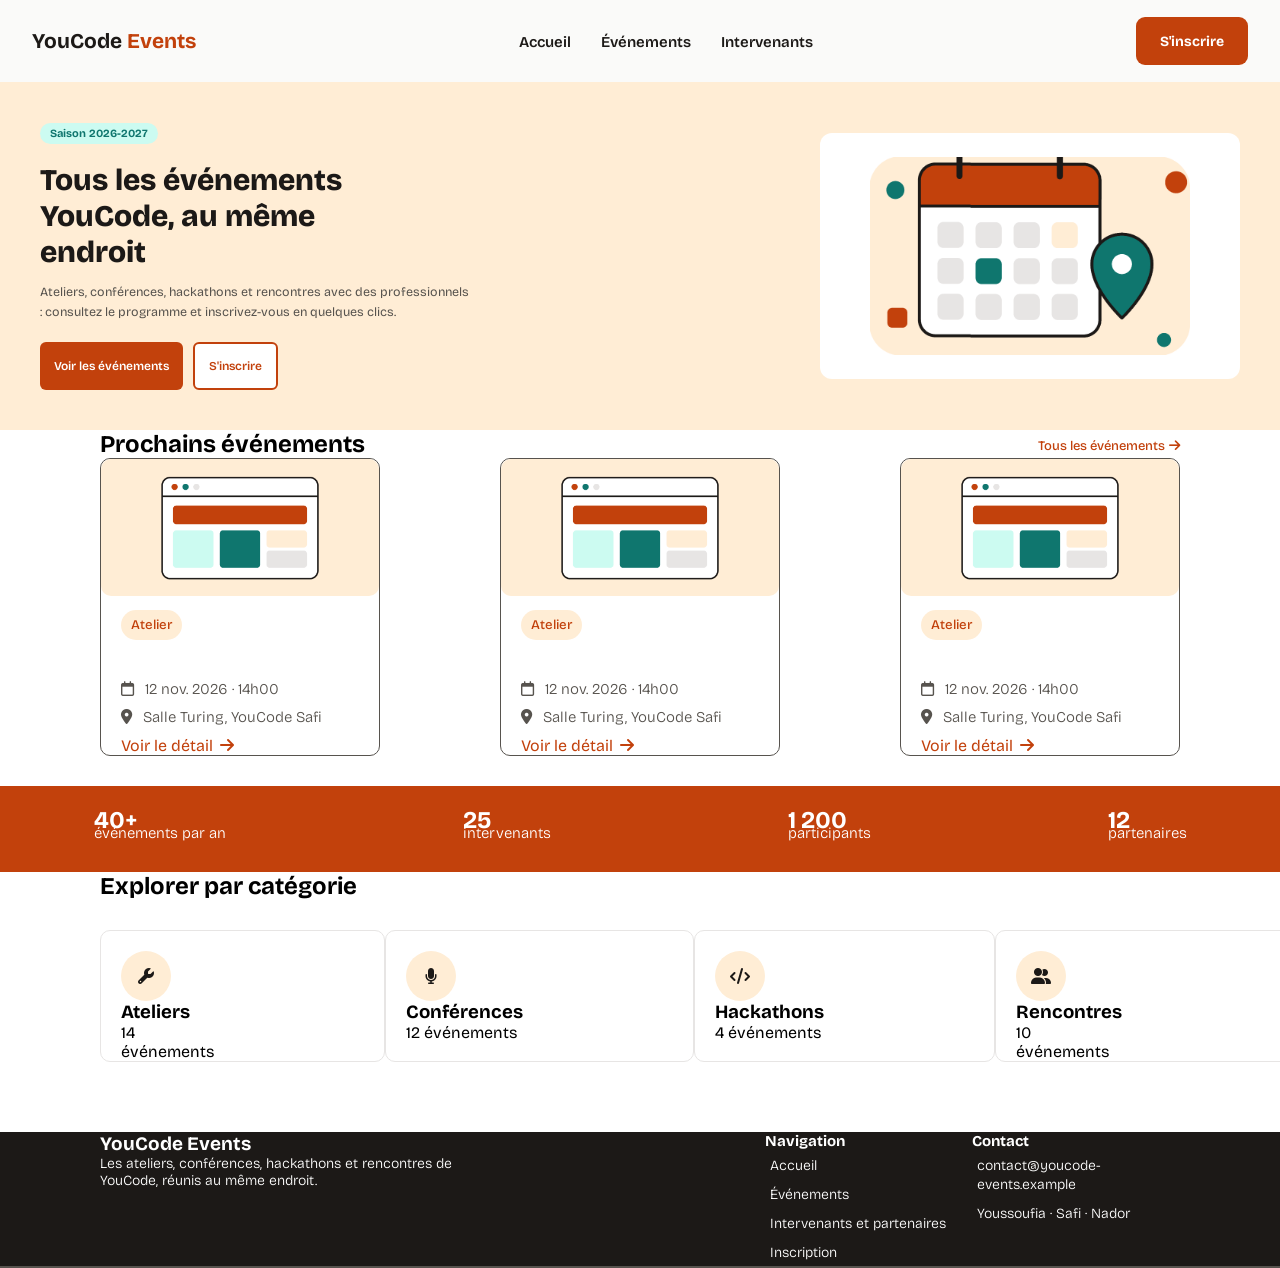
<file: index.html>
<!DOCTYPE html>
<html lang="en">
<head>
    <meta charset="UTF-8">
    <meta name="viewport" content="width=device-width, initial-scale=1.0">
    <link rel="stylesheet" href="./css/style.css">
    <link rel="stylesheet" href="./css/responsive.css">
    <link rel="stylesheet" href="https://cdnjs.cloudflare.com/ajax/libs/font-awesome/6.5.2/css/all.min.css">
    <title>Document</title>
</head>
<body>
 <header class="main-header">
    <nav class="navbar">
        <a class="logo" href="./index.html">
            YouCode <span>Events</span>
        </a>

        <button class="burger"
                aria-label="Ouvrir le menu"
                aria-expanded="false">☰</button>

        <ul class="nav-links">
            <li><a class="active" href="./index.html">Accueil</a></li>
            <li><a href="./evenements.html">Événements</a></li>
            <li><a href="./intervenants.html">Intervenants</a></li>
        </ul>

        <a class="nav-btn" href="#inscription">S'inscrire</a>
    </nav>
    </header>

    <main>
    <section class="hero">
        <div class="hero-left">
            <p class="saison">Saison 2026-2027</p>

            <h1>Tous les événements YouCode, au même endroit</h1>

            <p class="desc">
                Ateliers, conférences, hackathons et rencontres avec
                des professionnels : consultez le programme et
                inscrivez-vous en quelques clics.
            </p>

            <div class="hero-btn">
                <a href="#evenements" class="btn-primary">
                    Voir les événements
                </a>

                <a href="#inscription" class="btn-secondary">
                    S'inscrire
                </a>
            </div>
        </div>
         <div class="image">
    <img src="./assets/images/img4.png"
         alt="Illustration calendrier et localisation">
</div>
    </section>
    </main>
    
    <section class="next-events">
        <div class="next-container">
            <div class="top">
                <h2>Prochains événements</h2>
                    <div>
                        <a href="">Tous les événements</a>
                        <i class="fa-solid fa-arrow-right" style="color: rgb(194, 65, 12);"></i>
                    </div>
            </div>
            <div class="nexteven-card-container">
                <div class="event-card">
                    <img src="./assets/images/img7.png" alt="">
                    <div class="card-text-content">
                        <div class="theme">
                            <h5>Atelier</h5>
                        </div>
                        <div class="u-info">
                                <h3><i class="fa-regular fa-calendar" style="color: rgb(87, 83, 78);"></i>12 nov. 2026 · 14h00</h3>
                                <h3><i class="fa-solid fa-location-dot" style="color: rgb(87, 83, 78);"></i>Salle Turing, YouCode Safi</h3>
                                <a href="">Voir le détail <i class="fa-solid fa-arrow-right" style="color: rgb(194, 65, 12);"></i></a>

                            </div>
                    </div>
        
                </div>

                <div class="event-card">
                    <img src="./assets/images/img7.png" alt="">
                    <div class="card-text-content">
                        <div class="theme">
                            <h5>Atelier</h5>
                        </div>
                        <div class="u-info">
                                <h3><i class="fa-regular fa-calendar" style="color: rgb(87, 83, 78);"></i>12 nov. 2026 · 14h00</h3>
                                <h3><i class="fa-solid fa-location-dot" style="color: rgb(87, 83, 78);"></i>Salle Turing, YouCode Safi</h3>
                                <a href="">Voir le détail <i class="fa-solid fa-arrow-right" style="color: rgb(194, 65, 12);"></i></a>

                            </div>
                    </div>
        
                </div>

                <div class="event-card">
                    <img src="./assets/images/img7.png" alt="">
                    <div class="card-text-content">
                        <div class="theme">
                            <h5>Atelier</h5>
                        </div>
                        <div class="u-info">
                                <h3><i class="fa-regular fa-calendar" style="color: rgb(87, 83, 78);"></i>12 nov. 2026 · 14h00</h3>
                                <h3><i class="fa-solid fa-location-dot" style="color: rgb(87, 83, 78);"></i>Salle Turing, YouCode Safi</h3>
                                <a href="">Voir le détail <i class="fa-solid fa-arrow-right" style="color: rgb(194, 65, 12);"></i></a>

                            </div>
                    </div>
        
                </div>
            </div>
        </div>
    </section>


    <section class="stats-section">
        <div class="stats-container">

            <div>
                <h2>40+</h2>
                <h3>événements par an</h3>
            </div>
            <div>
                <h2>25</h2>
                <h3>intervenants</h3>
            </div>
            <div>
                <h2>1 200</h2>
                <h3>participants</h3>
            </div>
            <div>
                <h2>12</h2>
                <h3>partenaires</h3>
            </div>

        </div>
    </section>

    <section class="activiter">
        <div  class="activiter-container">
        <h2>Explorer par catégorie</h2>
    <div class="event-contener">
        <div class="activiter-displayer">
                <div class="content-box">
                    <div class="icon-container">
                        <i class="fa-solid fa-wrench" style="color: rgb(28, 25, 23);"></i>
                    </div>
                    <h3>Ateliers</h3>
                    <p>14 événements</p>
            </div>
        </div>

        <div class="activiter-displayer">
                <div class="content-box">
                    <div class="icon-container">
                        <i class="fa-solid fa-microphone" style="color: rgb(28, 25, 23);"></i>
                    </div>
                    <h3>Conférences</h3>
                    <p>12 événements</p>
            </div>
        </div>

        <div class="activiter-displayer">
                <div class="content-box">
                    <div class="icon-container">
                        <i class="fa-solid fa-code" style="color: rgb(28, 25, 23);"></i>
                    </div>
                    <h3>Hackathons</h3>
                    <p>4 événements</p>
            </div>
        </div>

        <div class="activiter-displayer">
                <div class="content-box">
                    <div class="icon-container">
                        <i class="fa-solid fa-user-group" style="color: rgb(28, 25, 23);"></i>
                    </div>
                    <h3>Rencontres</h3>
                    <p>10 événements</p>
            </div>
        </div>
        </div>
    </div>
    </section>

    

    <footer class="footerdown">
        <div class="top-container">

            <div class="leftsidecontent">
                <h2>YouCode Events</h2>
                <h3>Les ateliers, conférences, hackathons et rencontres de <br> YouCode, réunis au même endroit.</h3>
            </div>

            <div class="rightsidecontent">
                <div class="minicontent">
                    <h3>Navigation</h3>
                    <ul>
                        <li><a href="">Accueil</a></li>
                        <li><a href="">Événements</a></li>
                        <li><a href="">Intervenants et partenaires</a></li>
                        <li><a href="">Inscription</a></li>
                    </ul>
                </div>
                <div class="minicontent">
                    <h3>Contact</h3>
                    <ul>
                        <li><a href="">contact@youcode-events.example</a></li>
                        <li><a href="">Youssoufia · Safi · Nador</a></li>
                    </ul>
                </div>
            </div>
        </div>
        <div class="footer-separator">

        </div>
    </footer>
</body>
</html>
</file>
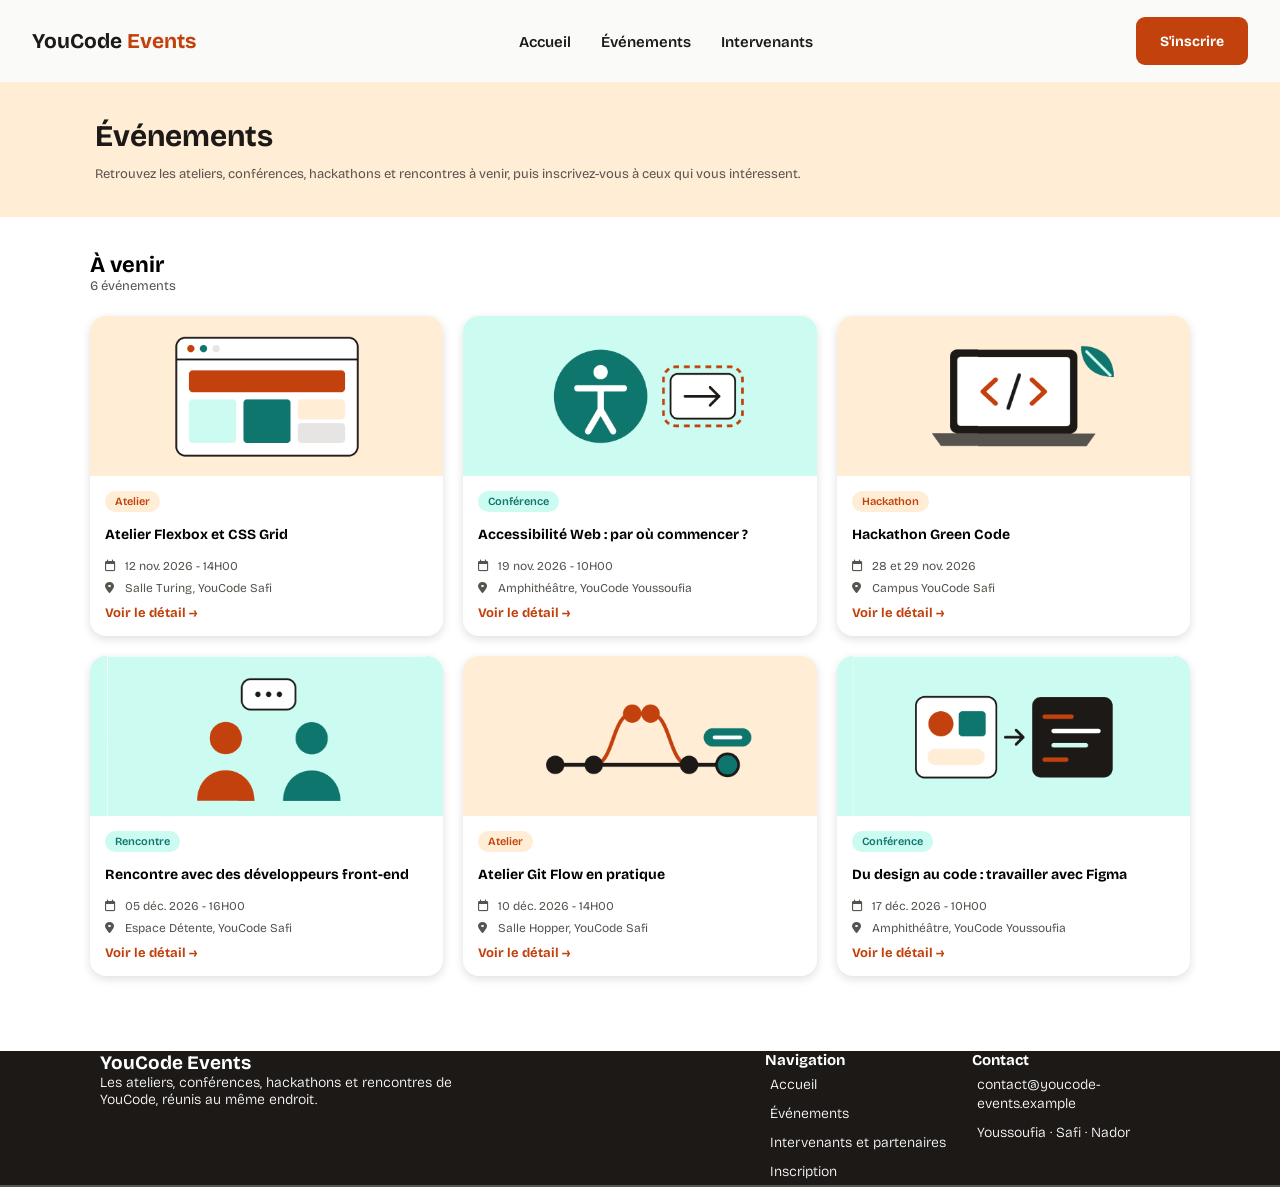
<file: evenements.html>
<!DOCTYPE html>
<html lang="en">
<head>
    <meta charset="UTF-8">
    <meta name="viewport" content="width=device-width, initial-scale=1.0">
    <link rel="stylesheet" href="./css/style.css">
    <link rel="stylesheet" href="./css/responsive.css">
    <link rel="stylesheet" href="https://cdnjs.cloudflare.com/ajax/libs/font-awesome/6.5.2/css/all.min.css">
    <title>Document</title>
</head>
<body>
<header class="main-header">
    <nav class="navbar">
        <a class="logo" href="./index.html">
            YouCode <span>Events</span>
        </a>

        <button class="burger"
                aria-label="Ouvrir le menu"
                aria-expanded="false">☰</button>

        <ul class="nav-links">
            <li><a class="active" href="./index.html">Accueil</a></li>
            <li><a href="./evenements.html">Événements</a></li>
            <li><a href="./intervenants.html">Intervenants</a></li>
        </ul>

        <a class="nav-btn" href="#inscription">S'inscrire</a>
    </nav>
    </header>
<main>
    
 <section class="intro">
            <h1>Événements</h1>
            <p>
                Retrouvez les ateliers, conférences, hackathons et rencontres à venir, puis inscrivez-vous à ceux qui
                vous intéressent.
            </p>
        </section>

        <!-- LISTE DES ÉVÉNEMENTS -->
        <section class="events">

            <div class="events-head">
                <h2>À venir</h2>
                <span>6 événements</span>
            </div>

            <div class="grid-events">

                <!-- ÉVÉNEMENT 1 -->
                <article class="card">

                    <div class="card-img bg-pink">
                        <img src="./assets/images/img7.png"
                             alt="Atelier Flexbox et CSS Grid">
                    </div>

                    <div class="card-body">
                        <span class="tag tag-atelier">Atelier</span>

                        <h3>Atelier Flexbox et CSS Grid</h3>

                        <p>
                            <i class="fa-regular fa-calendar"></i>
                            12 nov. 2026 - 14H00
                        </p>

                        <p>
                            <i class="fa-solid fa-location-dot"></i>
                            Salle Turing, YouCode Safi
                        </p>

                        <a href="#">Voir le détail →</a>
                    </div>

                </article>

                <!-- ÉVÉNEMENT 2 -->
                <article class="card">

                    <div class="card-img bg-blue">
                        <img src="./assets/images/img8.png"
                             alt="Accessibilité Web">
                    </div>

                    <div class="card-body">
                        <span class="tag tag-conf">Conférence</span>

                        <h3>
                            Accessibilité Web : par où commencer ?
                        </h3>

                        <p>
                            <i class="fa-regular fa-calendar"></i>
                            19 nov. 2026 - 10H00
                        </p>

                        <p>
                            <i class="fa-solid fa-location-dot"></i>
                            Amphithéâtre, YouCode Youssoufia
                        </p>

                        <a href="#">Voir le détail →</a>
                    </div>

                </article>

                <!-- ÉVÉNEMENT 3 -->
                <article class="card">

                    <div class="card-img bg-pink">
                        <img src="./assets/images/img9.png"
                             alt="Hackathon Green Code">
                    </div>

                    <div class="card-body">
                        <span class="tag tag-hack">Hackathon</span>

                        <h3>Hackathon Green Code</h3>

                        <p>
                            <i class="fa-regular fa-calendar"></i>
                            28 et 29 nov. 2026
                        </p>

                        <p>
                            <i class="fa-solid fa-location-dot"></i>
                            Campus YouCode Safi
                        </p>

                        <a href="#">Voir le détail →</a>
                    </div>

                </article>

                <!-- ÉVÉNEMENT 4 -->
                <article class="card">

                    <div class="card-img bg-blue">
                        <img src="./assets/images/img1.png"
                             alt="Rencontre avec des développeurs">
                    </div>

                    <div class="card-body">
                        <span class="tag tag-rencontre">Rencontre</span>

                        <h3>
                            Rencontre avec des développeurs front-end
                        </h3>

                        <p>
                            <i class="fa-regular fa-calendar"></i>
                            05 déc. 2026 - 16H00
                        </p>

                        <p>
                            <i class="fa-solid fa-location-dot"></i>
                            Espace Détente, YouCode Safi
                        </p>

                        <a href="#">Voir le détail →</a>
                    </div>

                </article>

                <!-- ÉVÉNEMENT 5 -->
                <article class="card">

                    <div class="card-img bg-pink">
                        <img src="./assets/images/img2.png"
                             alt="Atelier Git Flow">
                    </div>

                    <div class="card-body">
                        <span class="tag tag-atelier">Atelier</span>

                        <h3>Atelier Git Flow en pratique</h3>

                        <p>
                            <i class="fa-regular fa-calendar"></i>
                            10 déc. 2026 - 14H00
                        </p>

                        <p>
                            <i class="fa-solid fa-location-dot"></i>
                            Salle Hopper, YouCode Safi
                        </p>

                        <a href="#">Voir le détail →</a>
                    </div>

                </article>

                <!-- ÉVÉNEMENT 6 -->
                <article class="card">

                    <div class="card-img bg-blue">
                        <img src="./assets/images/img3.png"
                             alt="Design et développement avec Figma">
                    </div>

                    <div class="card-body">
                        <span class="tag tag-conf">Conférence</span>

                        <h3>
                            Du design au code : travailler avec Figma
                        </h3>

                        <p>
                            <i class="fa-regular fa-calendar"></i>
                            17 déc. 2026 - 10H00
                        </p>

                        <p>
                            <i class="fa-solid fa-location-dot"></i>
                            Amphithéâtre, YouCode Youssoufia
                        </p>

                        <a href="#">Voir le détail →</a>
                    </div>

                </article>

            </div>
        </section>

</main>
 <footer class="footerdown">
        <div class="top-container">

            <div class="leftsidecontent">
                <h2>YouCode Events</h2>
                <h3>Les ateliers, conférences, hackathons et rencontres de <br> YouCode, réunis au même endroit.</h3>
            </div>

            <div class="rightsidecontent">
                <div class="minicontent">
                    <h3>Navigation</h3>
                    <ul>
                        <li><a href="">Accueil</a></li>
                        <li><a href="">Événements</a></li>
                        <li><a href="">Intervenants et partenaires</a></li>
                        <li><a href="">Inscription</a></li>
                    </ul>
                </div>
                <div class="minicontent">
                    <h3>Contact</h3>
                    <ul>
                        <li><a href="">contact@youcode-events.example</a></li>
                        <li><a href="">Youssoufia · Safi · Nador</a></li>
                    </ul>
                </div>
            </div>
        </div>
        <div class="footer-separator">

        </div>
    </footer>

    
</body>
</html>
</file>
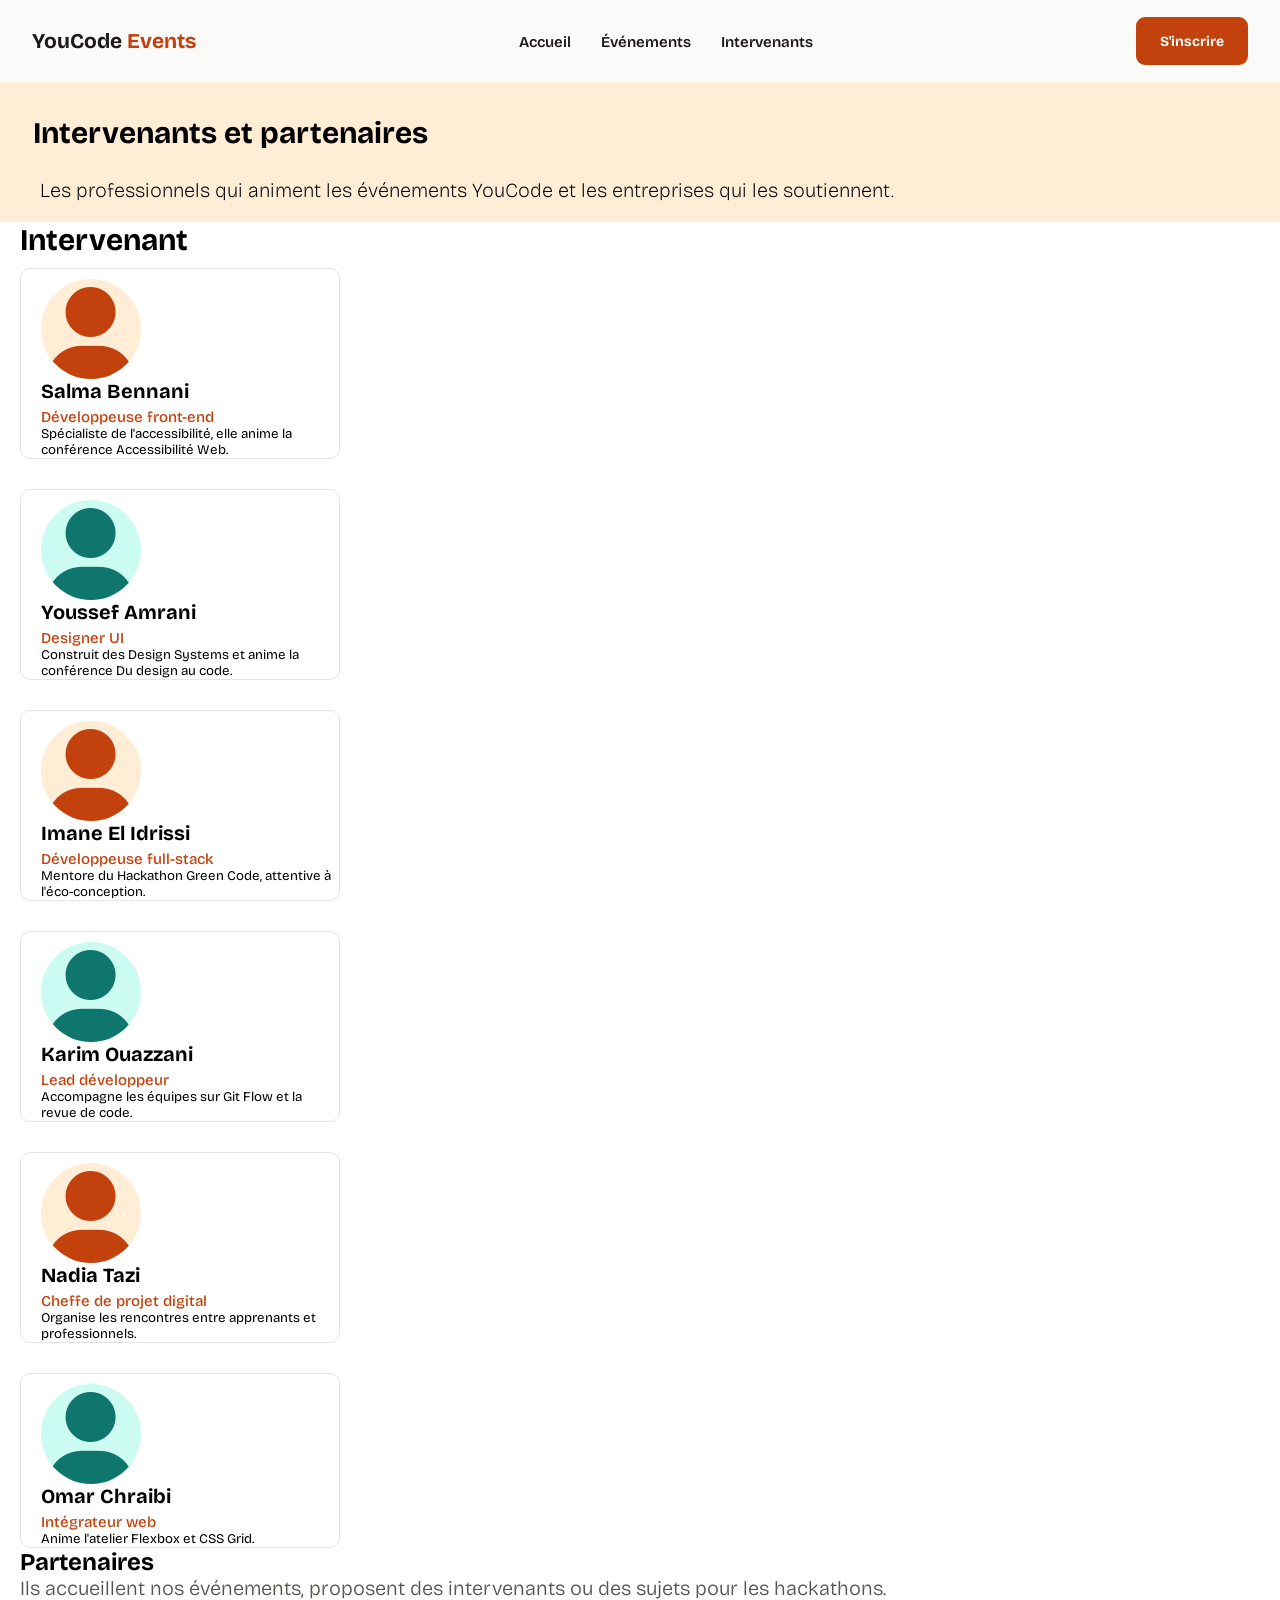
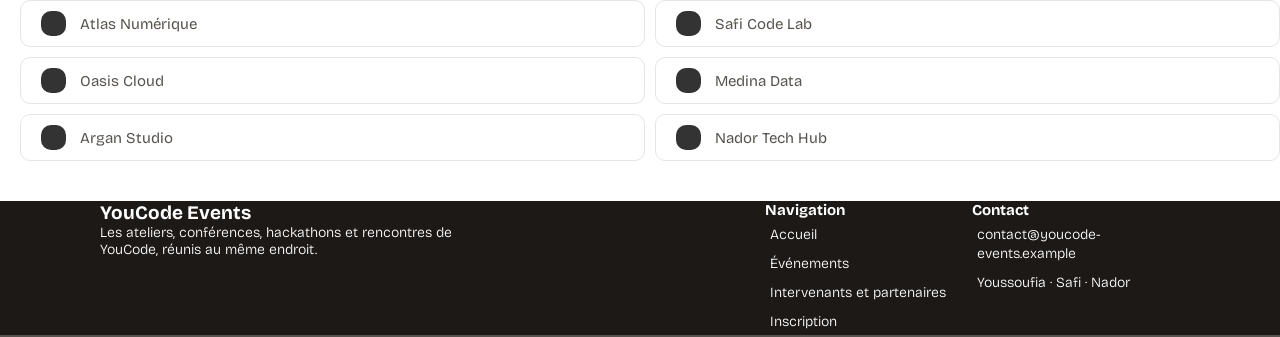
<file: intervenants.html>
<!DOCTYPE html>
<html lang="en">
<head>
    <meta charset="UTF-8">
    <meta name="viewport" content="width=device-width, initial-scale=1.0">
    <link rel="stylesheet" href="./css/style.css">
    <link rel="stylesheet" href="./css/responsive.css">
    <link rel="stylesheet" href="https://cdnjs.cloudflare.com/ajax/libs/font-awesome/6.5.2/css/all.min.css">

    <title>Document</title>
</head>
<body>
<header class="main-header">
    <nav class="navbar">
        <a class="logo" href="./index.html">
            YouCode <span>Events</span>
        </a>

        <button class="burger"
                aria-label="Ouvrir le menu"
                aria-expanded="false">☰</button>

        <ul class="nav-links">
            <li><a class="active" href="./index.html">Accueil</a></li>
            <li><a href="./evenements.html">Événements</a></li>
            <li><a href="./intervenants.html">Intervenants</a></li>
        </ul>

        <a class="nav-btn" href="#inscription">S'inscrire</a>
    </nav>
    </header>
    <section class="pagetitle">
        <div class="pagetitle-content">
            <h3>Intervenants et partenaires</h3>
            <h4>Les professionnels qui animent les événements YouCode et les entreprises qui les soutiennent.</h4>
        </div>
    </section>

    <section class="intervenant">
        <div class="intervenant-boxcontent">
            <h3>Intervenant</h3>
            <div class="boxcontainer">
                
                <div class="box">
                    <div class="content">
                        <div class="profils-pic">
                            <i class="fa-solid fa-user" style="color: rgb(194, 65, 12);"></i>
                        </div>
                        <h3>Salma Bennani</h3>
                        <h4>Développeuse front-end</h4>
                        <h5>Spécialiste de l'accessibilité, elle anime la conférence Accessibilité Web.</h5>
                    </div>
                </div>


                <div class="box">
                    <div class="content">
                        <div class="profils-pic" style="background-color: #CCFBF1;">
                            <i class="fa-solid fa-user" style="color: rgb(15, 118, 110);"></i>
                        </div>
                        <h3>Youssef Amrani</h3>
                        <h4>Designer UI</h4>
                        <h5>Construit des Design Systems et anime la conférence Du design au code.</h5>
                    </div>
                </div>


                <div class="box">
                    <div class="content">
                        <div class="profils-pic">
                            <i class="fa-solid fa-user" style="color: rgb(194, 65, 12);"></i>

                        </div>
                        <h3>Imane El Idrissi</h3>
                        <h4>Développeuse full-stack</h4>
                        <h5>Mentore du Hackathon Green Code, attentive à l'éco-conception.</h5>
                    </div>
                </div>


                <div class="box">
                    <div class="content">
                        <div class="profils-pic" style="background-color: #CCFBF1;">
                            <i class="fa-solid fa-user" style="color: rgb(15, 118, 110);"></i>

                        </div>
                        <h3>Karim Ouazzani</h3>
                        <h4>Lead développeur</h4>
                        <h5>Accompagne les équipes sur Git Flow et la revue de code.</h5>
                    </div>
                </div>
                <div class="box">
                    <div class="content">
                        <div class="profils-pic">
                            <i class="fa-solid fa-user" style="color: rgb(194, 65, 12);"></i>
                        </div>
                        <h3>Nadia Tazi</h3>
                        <h4>Cheffe de projet digital</h4>
                        <h5>Organise les rencontres entre apprenants et professionnels.</h5>
                    </div>
                </div>
                <div class="box">
                    <div class="content">
                        <div class="profils-pic" style="background-color: #CCFBF1;">
                            <i class="fa-solid fa-user" style="color: rgb(15, 118, 110);"></i>
                        </div>
                        <h3>Omar Chraibi</h3>
                        <h4>Intégrateur web</h4>
                        <h5>Anime l'atelier Flexbox et CSS Grid.</h5>
                    </div>
                </div>
            </div>
            </div>
            </div>  
            </div>
            </div>
            
        </div>
    </section>

    <section class="Partenaires">
        <div class="container">
            <h2>Partenaires</h2>
            <h3>Ils accueillent nos événements, proposent des intervenants ou des sujets pour les hackathons.</h3>
            
            <div class="them-container">

                <div class="box-them">
                    <div class="content-container">
                        <div class="gray-box"></div>
                        <h4>Atlas Numérique</h4>
                    </div>
                </div>

                <div class="box-them">
                    <div class="content-container">
                        <div class="gray-box"></div>
                        <h4>Safi Code Lab</h4>
                    </div>
                </div>

                <div class="box-them">
                    <div class="content-container">
                        <div class="gray-box"></div>
                        <h4>Oasis Cloud</h4>
                    </div>
                </div>

                <div class="box-them">
                    <div class="content-container">
                        <div class="gray-box"></div>
                        <h4>Medina Data</h4>
                    </div>
                </div>

                <div class="box-them">
                    <div class="content-container">
                        <div class="gray-box"></div>
                        <h4>Argan Studio</h4>
                    </div>
                </div>

                <div class="box-them">
                    <div class="content-container">
                        <div class="gray-box"></div>
                        <h4>Nador Tech Hub</h4>
                    </div>
                </div>

            </div>

        </div>
    </section>














    <footer class="footerdown">
        <div class="top-container">

            <div class="leftsidecontent">
                <h2>YouCode Events</h2>
                <h3>Les ateliers, conférences, hackathons et rencontres de <br> YouCode, réunis au même endroit.</h3>
            </div>

            <div class="rightsidecontent">
                <div class="minicontent">
                    <h3>Navigation</h3>
                    <ul>
                        <li><a href="">Accueil</a></li>
                        <li><a href="">Événements</a></li>
                        <li><a href="">Intervenants et partenaires</a></li>
                        <li><a href="">Inscription</a></li>
                    </ul>
                </div>
                <div class="minicontent">
                    <h3>Contact</h3>
                    <ul>
                        <li><a href="">contact@youcode-events.example</a></li>
                        <li><a href="">Youssoufia · Safi · Nador</a></li>
                    </ul>
                </div>
            </div>
        </div>
        <div class="footer-separator">

        </div>
    </footer>
</body>
</html>
</file>
<file: css/style.css>
@import url('https://fonts.googleapis.com/css2?family=Bricolage+Grotesque:opsz,wght@12..96,200..800&family=Google+Sans:ital,opsz,wght@0,17..18,400..700;1,17..18,400..700&family=IBM+Plex+Mono:ital,wght@0,100;0,200;0,300;0,400;0,500;0,600;0,700;1,100;1,200;1,300;1,400;1,500;1,600;1,700&family=Inter:ital,opsz,wght@0,14..32,100..900;1,14..32,100..900&family=Isometra&display=swap');

:root {
  --background: #FFEDD5;
  --secondary: #C2410C;
  --darkgreen: #0F766E;
  --lightgreen: #CCFBF1;
  --textcolor:  #1C1917;
  --subtextcolor:#57534E;
  --footerbackground:#1C1917;
}
*{
    font-family: "Bricolage Grotesque", sans-serif;
    box-sizing: border-box;
    margin: 0;
     padding: 0;

}

.main-header {
    background: #FAFAF9;
    width: 100%;
    height: auto;
    min-height: 72px;
}

.navbar {
    max-width: 1280px;
    min-height: 82px;
    margin: auto;
    padding: 16px 32px;
    display: flex;
    align-items: center;
    justify-content: space-between;
    gap: 28px;
}

.logo {
    text-decoration: none;
    font-size: 21px;
    font-weight: 700;
    white-space: nowrap;
    color: var(--textcolor);
}

.logo span {
    color: var(--secondary);
}

.nav-links {
    list-style: none;
    display: flex;
    align-items: center;
    gap: 30px;
    margin: 0;
    padding: 0;
}

.nav-links a {
    text-decoration: none;
    font-size: 15px;
    font-weight: 600;
    padding: 8px 0;
    color: var(--textcolor);
}

.nav-links a:hover{ 
    color: var(--secondary);
    border-bottom: 2px solid var(--secondary);
}

.nav-btn,
.btn-primary,
.btn-secondary {
    display: inline-flex;
    justify-content: center;
    align-items: center;
    min-height: 48px;
    padding: 12px 24px;
    border-radius: 9px;
    text-decoration: none;
    font-size: 14px;
    font-weight: 700;
}

 .nav-btn,
.btn-primary {
    background: var(--secondary);
    color: white;
} 

.nav-btn:hover,
.btn-primary:hover {
    background: var(--secondary);
}

.btn-secondary {
    background: #FAFAF9;
    border: 1px solid #D6D3D1;
    color: var(--textcolor);
}

.burger {
    display: none;
    border: 0;
    background: transparent;
    color: var(--textcolor);
    font-size: 26px;
    cursor: pointer;
}

.hero {
    display: flex;
    align-items: center;
    justify-content: space-between;
    gap: 32px;
    background:var(--background); 
    padding: 40px 40px;
    width: 100%;
    box-sizing: border-box;
}

.hero-left {
    flex: 1;
    max-width: 700px;
}

.saison {
    display: inline-block;
    background: var(--lightgreen);
    color: var(--darkgreen);
    font-size: 11px;
    font-weight: 700;
    padding: 4px 10px;
    border-radius: 12px;
    margin-bottom: 18px;
}

.hero h1 {
    font-size: 30px;
    line-height: 1.2;
    font-weight: 800;
    color: var(--textcolor);
    margin: 0 0 12px;
    max-width: 380px;
}

.desc {
    font-size: 12.5px;
    line-height: 1.6;
    color: var(--subtextcolor);
    margin-bottom: 20px;
    max-width: 430px;
}

.hero-btn {
    display: flex;
    gap: 10px;
}

.btn-primary {
    background: var(--secondary);
    color: white;
    padding: 8px 14px;
    border-radius: 6px;
    text-decoration: none;
    font-size: 12px;
    font-weight: 600;
}

.btn-secondary {
    background: white;
    color: var(--secondary);
    border: 2px solid var(--secondary);
    padding: 8px 14px;
    border-radius: 6px;
    text-decoration: none;
    font-size: 12px;
    font-weight: 600;
}

.image {
    flex: 0 0 420px;
    background: white;
    border-radius: 12px;
    padding: 24px;
    display: flex;
    align-items: center;
    justify-content: center;
}

.image img {
    width: 100%;
    max-width: 320px;
    height: auto;
}


.footerdown {
    color: white;
    background-color: var(--footerbackground);
    width: 100%;
}
.footer-container {
   margin-left: 100px;
    margin-right: 100px;
    margin-top: 20px;
    justify-content: space-between;
    display: flex;
    flex-wrap: wrap;
}
.youcode {
    float: left;
}
.youcode h2 {
    font-size: 25px;
    font-weight: 500;
}
.youcode h3 {
    font-size: 15px;
    font-weight: 200;
}
.info {
    margin-right: 0px;
    justify-content: space-evenly;
    display: flex;
    flex-wrap: wrap;
}
.info-container {
    display: flex;
        flex-wrap: wrap;

}
.info h4 {
    font-weight: 300;
}
.option-container {
    margin-left: 80px;
    text-align:left;
}
.option-container h4{
    margin-bottom: 0px;
    font-weight: 440;
}
.option-container ul{
    padding: 10px;
    padding-left: 0px;
    margin-top: 0px;
}
.option-container ul li {
    list-style-type: none;
    margin: 5px;
    margin-left: 0px;
    font-weight: 220;
    margin-bottom: 20px;
}
.footer-separator {
    background-color: var(--subtextcolor);
    height:2px;
    width: 100%;
}

.icon-container {
    background-color: var(--background);
    width: 50px;
    height: 50px;
    border-radius: 50%;
    display: flex;
    justify-content: center;
    align-items: center;
}
.activiter-container {
    margin-left: 100px;
}
.activiter-displayer {
    display: flex;
}
.content-box {
    border: 1px solid #E7E5E4;
    border-radius: 10px;
    padding-right: 170px;
    padding-left: 20px;
    padding-top: 20px;
}
.activiter h2{
    margin-bottom: 30px;
}
.stats-container {
    justify-content: space-around;
    align-items: center;
    gap: 50px;
    display: flex;
    color: white;
}
.stats-container h3 {
    font-weight: 300;
    margin-top: -10px;
    font-size: 15px;
    padding-bottom: 10px;
}
.stats-container h4 {
    margin-top: -90px;
}
.stats-section {
    background-color: var(--secondary);
}

.stats-container div {
    padding-top: 20px;
    padding-bottom: 20px;
}
.separator {
    margin-left: 100px;
    margin-right: 100px;
    height: 2px;
    background-color: var(--subtextcolor);
    display: flex;
    justify-content: space-between;
}
.credits {
    margin-left: 100px;
    margin-right: 100px;
}
.credits h4 {
    font-weight: 100;
    padding-bottom:50px;
    padding-top:25px;
}
.activiter-container {
    padding-bottom: 30px;
}
.next-container {
    margin-left: 100px;
    margin-right: 100px;
}
.top {
    display: flex;
    align-items: center;
    justify-content: space-between;
}
.top div *{
    color: var(--secondary);
    font-size: 13px;
}
.top div a{
    text-decoration: none;
    font-weight: 500;
}
.card {
    display: flex;
    border: 1px solid #E7E5E4;
    width: 354px;
    height: 414px;
    border-radius: 10px;
}
.theme{
    background-color: var(--background);
    width: max-content;
    height: 30px;
    display: flex;
    align-items: center;
    padding-right: 10px;
    padding-left: 10px;
    border-radius: 20px;
    color: var(--secondary);
}
.theme h5 {
    font-weight: 500;
}
.content {
    margin-left: 20px;
    margin-top: 10px;
}
.u-info {
    margin-top: 40px;
    display: grid;
    gap: 10px;
}
.u-info h3 {
    margin-top: 0px;
    margin-bottom: 0px;
    color: var(--subtextcolor);
    font-weight: 300;
    font-size: 15px;
}
.u-info h3 i {
    padding-right: 11px;
}
.u-info a {
    text-decoration: none;
    color: var(--secondary);
}
.u-info a i {
    padding-left: 3px;
}
.next-events {
    margin-bottom: 30px;
}
.card-container {
    display: grid;
    gap: 20px;
    grid-template-columns: 1fr 1fr 1fr;
}
/* bahija page evenement  */
 .intro {
    background: var(--background);
    padding: 35px 95px ;
    
}
.intro h1,
.intro h2 {
    font-size: 30px;
    line-height: 1.3;
    margin-bottom: 10px;
    color: var(--textcolor);
    
}

.intro p {
    width: 100%;
    color: var(--subtextcolor);
    font-size: 13px;
     
}

/* ========== EVENTS ========== */

.events {
    max-width: 1150px;
    padding: 35px 25px;
    margin: auto;
    box-sizing: border-box;
}

.events-head {
    display: flex;
    flex-direction: column;
    align-items: flex-start;
    margin-bottom: 22px;
}

.events-head h2,
.events-head h3 {
    font-size: 22px;
    font-weight: 700;
}

.events-head span {
    color: var(--subtextcolor);
    font-size: 13px;
}

/* ========== EVENTS GRID ========== */

 .grid-events {
    display: grid;
    grid-template-columns: repeat(3, minmax(0, 1fr));
    justify-content: center;
    align-items: start;
    gap: 20px;
    width: 100%;
}

/* ========== EVENT CARD ========== */
.card {
    height: auto;
    width: 100%;
    min-width: 0;
    box-sizing: border-box;
    display: flex;
    flex-direction: column;
    overflow: hidden;
    background: white;
    border: 1px solid var(--border);
    border-radius: 16px;
    box-shadow: 0 3px 10px rgba(0, 0, 0, 0.13);
}



/* Images */

.card-img {
    width: 100%;
    height: 160px;
    display: flex;
    align-items: center;
    justify-content: center;
}

.bg-pink {
    background: var(--background);
}

.bg-blue {
    background: var(--lightgreen);
}

.card-img img {
    display: block;
    width: 100%;
    height: 100%;
    object-fit: contain;
}

/* Card content */

.card-body {
    display: flex;
    flex-direction: column;
    align-items: flex-start;
    flex: 1;
    padding: 15px;
}

.card .tag {
    display: inline-block;
    width: fit-content;
    margin-bottom: 12px;
    padding: 4px 10px;
    border-radius: 20px;
    background:var(--background);
    color: var(--secondary);
    font-size: 11px;
    font-weight: 600;
}

.card .tag-conf,
.card .tag-rencontre {
    background: var(--lightgreen);
    color: var(--darkgreen);
}

.card h3,
.card h4 {
    font-size: 14px;
    font-weight: 700;
    line-height: 1.5;
    margin-bottom: 12px;
}

.card p {
    color: var(--subtextcolor);
    font-size: 12px;
    line-height: 1.5;
    margin-bottom: 4px;
}

.card p i {
    width: 17px;
    color: var(--subtextcolor);
}

.card a {
    margin-top: 0;
    padding-top: 4px;
    color: var(--secondary);
    font-size: 13px;
    font-weight: 700;
    text-decoration: none;
}

.card a:hover {
    text-decoration: underline;
}
/* bakr */
.pagetitle {
    background-color: var(--background);
}
.pagetitle-content {
    padding-left: 20px;
    padding-top: 20px;
    padding-bottom: 20px;
}
.pagetitle-content h3 {
    margin-left: 0px;
    font-size: 30px;
    margin-bottom: 0px;
    padding: 1%;
}
.pagetitle-content h4 {
    font-size: 20px;
    font-weight: 200;
    margin-top: 15px;
    margin-left: 20px;
}
.intervenant-boxcontent {
    padding-left: 20px;
    padding-right: 20px;
}
.intervenant-boxcontent h3 {
    font-size: 30px;
}

.boxcontainer {
    display: grid;
    gap: 20px;
    
}
.profils-pic{
    width: 100px;
    height: 100px;
    background-color: var(--background);
    border-radius: 50%;
}
.box {
    border: 1px solid #E7E5E4;
    border-radius: 10px;
    width: 320px;
    margin-top: 10px;
}
.content h3{
    font-size: 20px;
    margin-bottom: 0px;
}
.content h4 {
    margin-top: 5px;
    font-size: 15px;
    font-weight: 500;
    color: var(--secondary);
}
.content h5 {
    font-weight: 400;
}
.profils-pic {
    display: flex;
    align-items: center;
    justify-content: center;
    overflow: hidden;
}
.profils-pic i {
    font-size: 100px;
    margin-top: 15px;
}
.container {
    margin-left: 20px;
}
.container h3 {
    font-weight: 300;
    font-size: 20px;
    color: #57534E;
}
.them-container {
    display: grid;
    grid-template-columns: 1fr 1fr;
    gap: 10px;

}
.box-them {
    border: 1px solid #E7E5E4;
    grid-template-rows: 1fr 3fr;
    display: flex;
    border-radius: 10px;
}
.content-container {
    display: flex;
    align-items: center;
    justify-content: center;
    padding-top: 10px;
    padding-bottom: 10px;
    padding-left: 20px;
    color: #57534E;
}
.content-container h4 {
    font-size: 15px;
    padding-left: 14px;
    font-weight: 400;
    color: #57534E;
}
.gray-box {
    width: 25px;
    height: 25px;
    background-color: #333;
    border-radius: 10px;
}
.top-container {
    display: grid;
    justify-content: space-between;

}
.minicontent ul li a {
    text-decoration: none;
    font-weight: 300;
    font-size: 14px;
    color: white;
}
.minicontent h3 {
    font-size: 15px;
}
.minicontent ul {
    list-style: none;
    padding: 0px;
}
.minicontent ul li {
    padding: 5px;
}
.leftsidecontent h2 {
    font-size: 19px;
}
.leftsidecontent h3 {
    font-size: 14px;
    font-weight: 300;
}
.footerdown {
    margin-top: 40px;
}
.nexteven-card-container img {
    width: 100%;
    border-radius: 10px;

}
.card-text-content {
    margin-left: 20px;
    margin-top: 10px;
}

.card-text-content {
    border-radius: 10px;
}

.event-card {
    border: 1px solid #57534E;
    width: 100%;
    border-radius: 10px;
}
</file>
<file: css/responsive.css>
@media screen and (min-width: 1000px) and (max-width: 3000px) {
  .event-contener {
    display: flex;
    justify-content: space-between;
    margin-right: 100px;
  }
  .top-container {
    grid-template-columns: 1.6fr 1fr;
    margin-left: 100px;
    margin-right: 100px;
  }
  .rightsidecontent {
    display: grid;
    
    grid-template-columns: 1fr 1fr;
  }
  .nexteven-card-container {
    display: grid;
    grid-template-columns: 1fr 1fr 1fr;
    gap: 120px;    
    width: 100%;
  }
}
@media screen and (min-width: 1440px) {
  .boxcontainer {
    grid-template-columns: 1fr 1fr 1fr;
  }
  .box {
    width: 450px;
  }
  .them-container {
        grid-template-columns: 1fr 1fr 1fr 1fr 1fr 1fr;

  }
}

@media screen and (min-width: 768px) and (max-width: 768px) {
  .event-contener {
    display: block;
    display: grid;
    grid-template-columns: 1fr 1fr;
    grid-template-rows: auto auto;
    gap: 20px;
  }
  .them-container {
    grid-template-columns: 1fr 1fr 1fr;

  }
  .activiter-container {
    margin-left: 0px;
  }
  .box {
    width: 340px;
  }
  .boxcontainer {
    grid-template-columns: 1fr 1fr;
  }
  .top-container {
    
  }
  .minicontent {
    
  }
  .rightsidecontent {
    gap: 60px;
    display: grid;
    
    grid-template-columns: 1fr 1fr;
  }
  .top-container {
    margin-left: 30px;
    margin-right: 20px;
  }
  .nexteven-card-container {
    display: grid;
    grid-template-columns: 1fr 1fr;
    gap: 20px;
    width: 100%;
  }
}
@media screen and (min-width: 375px) and (max-width: 375px) {
  .footer-container {
    display: block;
  }
  .boxcontainer {
    grid-template-columns: 1fr;
  }
  .box {
    width: 140px;
  }
  .top-container {
    grid-template-columns: 1fr;
    margin-left: 30px;
    margin-right: 20px;
  }
  .rightsidecontent {
    display: block;
  }
  .nexteven-card-container {
    display: grid;
    grid-template-columns: 1fr 1fr;
    gap: 20px;
    width: 100%;
  }
}
/* bahija sabbar */
/* NAVBAR + HERO - TABLET */
@media screen and (min-width: 481px) and (max-width: 768px) {
    .navbar {
        width: 100%;
        padding: 16px 24px;
        gap: 16px;
    }

    .logo {
        font-size: 18px;
    }

    .nav-links {
        gap: 12px;
    }

    .nav-links a {
        font-size: 13px;
    }

    .nav-btn {
        padding: 10px 12px;
        font-size: 12px;
    }

    .burger {
        display: none;
    }

    .hero {
        display: flex;
        flex-direction: row;
        align-items: center;
        gap: 20px;
        padding: 32px 24px;
    }

    .hero-left {
        flex: 1 1 0;
        width: auto;
        max-width: 55%;
        min-width: 0;
    }

    .hero h1 {
        font-size: 26px;
    }

    .desc {
        font-size: 13px;
    }

    .hero-btn {
        flex-wrap: wrap;
    }

    .image {
        flex: 1 1 0;
        width: auto;
        min-width: 0;
        padding: 14px;
    }

    .image img {
        width: 100%;
        max-width: 320px;
        height: auto;
    }

   .intro, .events {
        padding: 30px 40px;
    }
    .grid-events {
        grid-template-columns: repeat(2, minmax(0, 1fr));
        gap: 18px;
    }

  }
/* NAVBAR + HERO - MOBILE */
@media screen and (max-width: 480px) {
    .main-header {
        width: 100%;
    }

    .navbar {
        width: 100%;
        min-height: 64px;
        padding: 12px 16px;
        gap: 10px;
    }

    .logo {
        font-size: 18px;
    }

    .burger {
        display: block;
        flex-shrink: 0;
        margin-left: auto;
    }

    .nav-links,
    .navbar > .nav-btn {
        display: none;
    }

    .hero {
        display: flex;
        flex-direction: column;
        align-items: stretch;
        width: 100%;
        gap: 24px;
        padding: 24px 16px;
    }

    .hero-left {
        flex: none;
        width: 100%;
        max-width: 100%;
        min-width: 0;
    }

    .saison {
        margin-bottom: 14px;
    }

    .hero h1 {
        max-width: 100%;
        font-size: 26px;
        line-height: 1.2;
    }

    .desc {
        max-width: 100%;
        font-size: 13px;
        line-height: 1.6;
    }

    .hero-btn {
        display: flex;
        flex-direction: column;
        width: 100%;
        gap: 10px;
    }

    .hero-btn .btn-primary,
    .hero-btn .btn-secondary {
        display: flex;
        width: 100%;
        min-height: 44px;
        padding: 10px;
        text-align: center;
    }

    .image {
        flex: none;
        width: 100%;
        max-width: 100%;
        min-width: 0;
        padding: 12px;
    }

    .image img {
        display: block;
        width: 100%;
        max-width: 260px;
        height: auto;
        margin: 0 auto;
    }
     .intro, .events {
        padding: 20px 16px;
    }
    .intro h1,
    .intro h2 {
        font-size: 18px;
    }
    .grid-events {
        grid-template-columns: 1fr; 
        gap: 16px;
    }
    .card-img {
        height: 140px;
   
}
}
</file>
